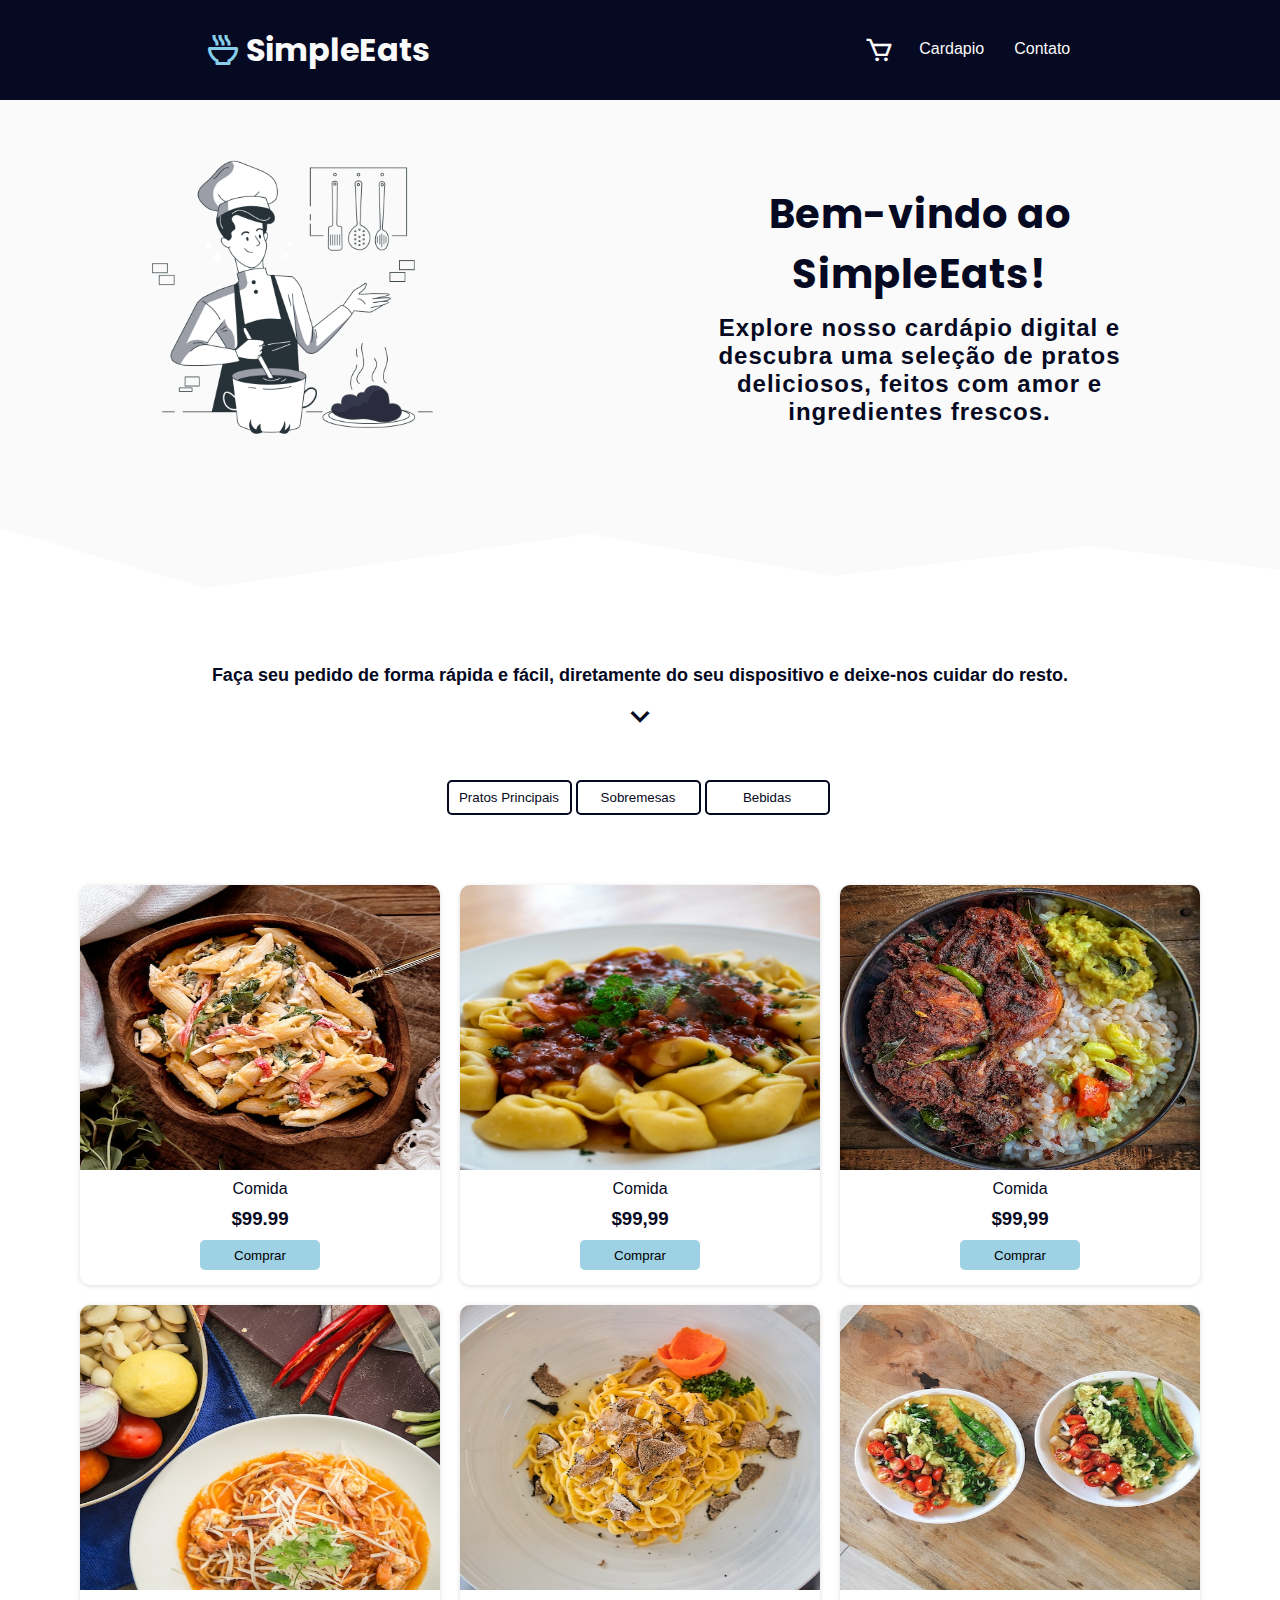
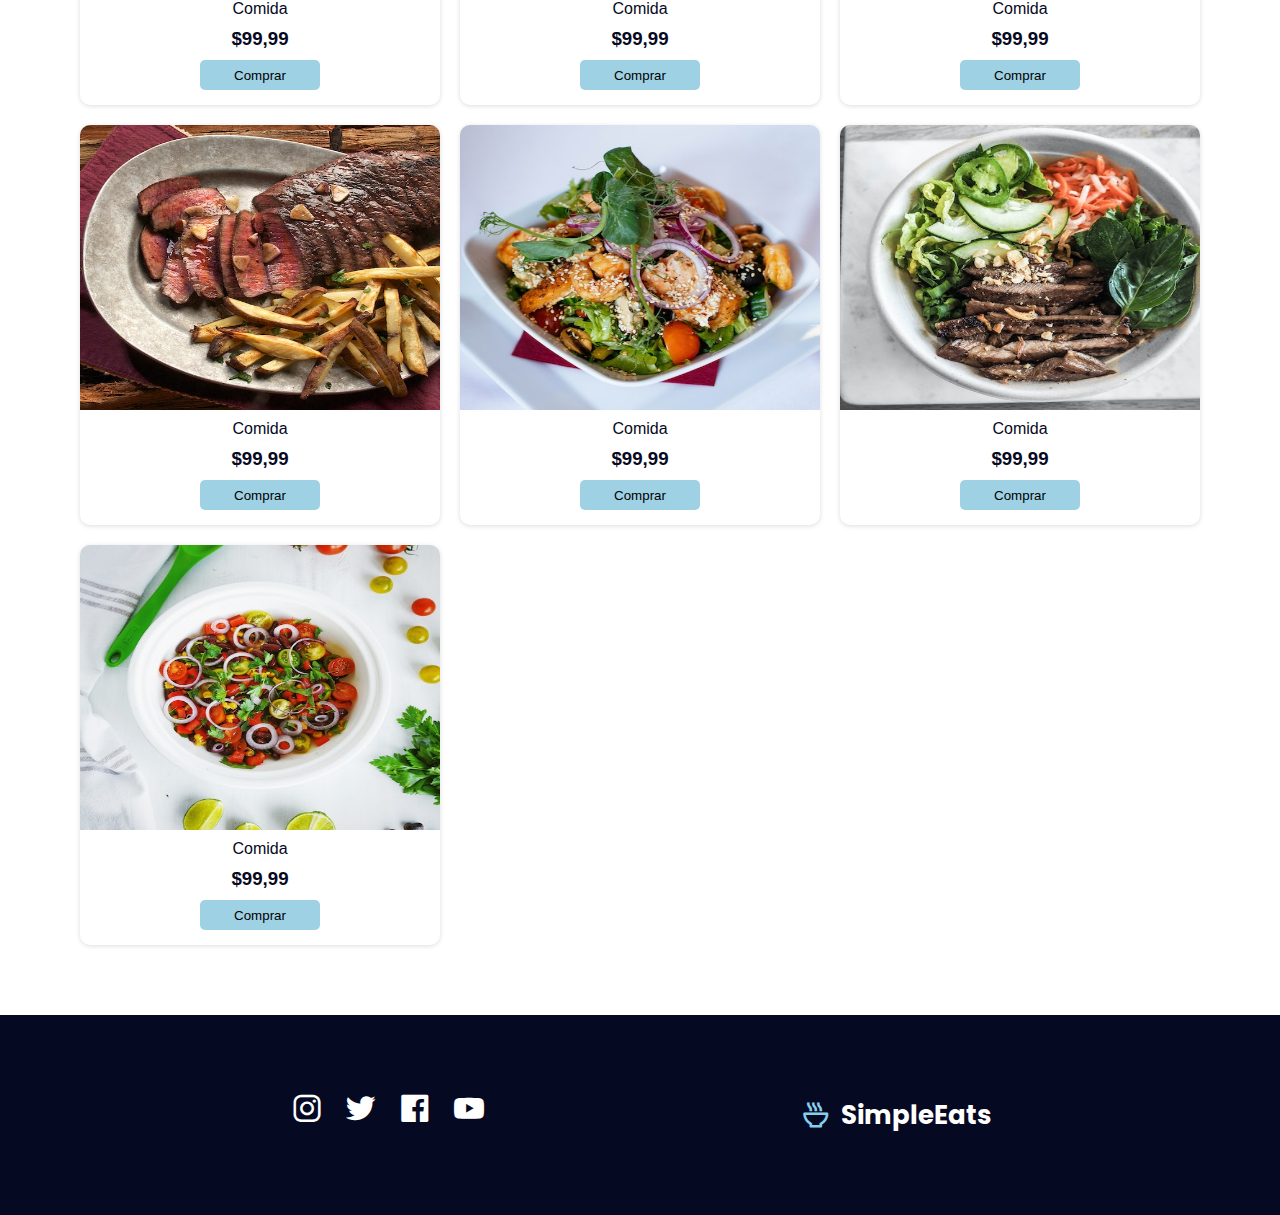
<file: E-Comeerce/Versão-1/index.html>
<html lang="pt-br">
<head>
    <meta charset="UTF-8">
    <meta name="viewport" content="width=device-width, initial-scale=1.0">
    <title>SimpleEats | Cardapio</title>
    <link rel="stylesheet" href="estilos/style.css">
    <link href='https://unpkg.com/boxicons@2.1.4/css/boxicons.min.css' rel='stylesheet'>
    <link rel="preconnect" href="https://fonts.googleapis.com">
    <link rel="shortcut icon" href="imagens/cart-regular-24.png" type="image/x-icon">
<link rel="preconnect" href="https://fonts.gstatic.com" crossorigin>
<link href="https://fonts.googleapis.com/css2?family=Poppins:wght@600&display=swap" rel="stylesheet">
</head>
<body>
    <header>
        <div id="logo_header">
            <i class='bx bx-md bx-bowl-hot' ></i>
            <h1>Simple<span>Eats</span></h1>
        </div>
        <nav>
            <button id="btnCart" onclick="openCart()"><i class='bx bx-cart'></i></button>
            <a href="#arrowIcon">Cardapio</a>
            <a href="#sociais">Contato</a>
        </nav>
    </header>
    <main>
        <div id="cart">
            <div id="produtos_cart">
                <div id="legendaCarrinho">
                    <h3>CARRINHO</h3>
                    <button id="closeCart" onclick="closeCart()">X</button>
                </div>
                <div id="produto1_cart">
                    <div class="detalhes_produto">
                        <img src="/E-Comeerce/imagens/Salgados/Carbonara.jpg" alt="" class="imgProduto_cart">
                        <div class="dados_produto">
                            <div class="name_produto"><p>CARBONARA</p></div>
                            <div class="quantidade_produto">
                                <p>Unidades:</p>
                                <input type="number" min="1" value="1">
                            </div>
                        </div>
                    </div>
                    <div class="valorP"><p>R$55</p></div>
                    <button class="removerProduto" onclick="removerItem()">X</button>
                </div>
                <div id="produto2_cart">
                    <div class="detalhes_produto">
                        <img src="/E-Comeerce/imagens/Salgados/Capelete.jpg" alt="" class="imgProduto_cart">
                        <div class="dados_produto">
                            <div class="name_produto"><p>CAPELETE</p></div>
                            <div class="quantidade_produto">
                                <p>Unidades:</p>
                                <input type="number" min="1" value="1">
                            </div>
                        </div>
                    </div>
                    <div class="valorP"><p>R$42.90</p></div>
                    <button class="removerProduto" onclick="removerItem()">X</button>
                </div>
            </div>
            <div id="valor">
                <div id="input_cupom">
                    <input type="text" maxlength="10" placeholder="CUPOM">
                </div>
                <div id="resultCompra">
                   <h3>Total</h3>
                   <h2>R$97.90</h2>
                </div>
            </div>
            <div id="checkout">
                <button id="btn_checkout" onclick="checkout()">FINALIZAR</button>
            </div>
        </div>
       <article id="presentation">
        <div><img src="/E-Comeerce/imagens/Chef-bro.png" alt="Chef"></div>
        <div id="msg_welcome">
            <h1>Bem-vindo ao SimpleEats!</h1>
            <h2>Explore nosso cardápio digital e descubra uma seleção de pratos deliciosos, feitos com amor e ingredientes frescos.</h2>
        </div>
       </article>
        <div id="arrowIcon">
            <h2>Faça seu pedido de forma rápida e fácil, diretamente do seu dispositivo e deixe-nos cuidar do resto.</h2>
            <i class='bx bx-chevron-down'></i>
        </div>
        <div id="menu_cardapio">
            <button class="btn_menu" id="btn_pratosPrincipais" onclick="identificarCard('produto_salgado')">Pratos Principais</button>
            <button class="btn_menu" id="btn_sobremesas" onclick="identificarCard('produto_doce')">Sobremesas</button>
            <button class="btn_menu" id="btn_bebidas" onclick="identificarCard('produto_bebidas')">Bebidas</button>
        </div> 
       <article id="cardapio">
        <section id="produto_salgado">
            <div class="card_produtos">
                <img src="/E-Comeerce/imagens/Salgados/Carbonara.jpg" alt="" class="img_produtos">
                <div class="dados_produtos"> 
                    <p>Comida</p>
                    <h3>$99.99</h3>
                    <button class="button_buy">Comprar</button>
                </div>
            </div>
            <div class="card_produtos">
                <img src="/E-Comeerce/imagens/Salgados/Capelete.jpg" alt="" class="img_produtos">
                <div class="dados_produtos"> 
                    <p>Comida</p>
                    <h3>$99,99</h3>
                    <button class="button_buy">Comprar</button>
                </div>
            </div>
            <div class="card_produtos">
                <img src="/E-Comeerce/imagens/Salgados/Frango Assado.jpg" alt="" class="img_produtos">
                <div class="dados_produtos"> 
                    <p>Comida</p>
                    <h3>$99,99</h3>
                    <button class="button_buy">Comprar</button>
                </div>
            </div>
            <div class="card_produtos">
                <img src="/E-Comeerce/imagens/Salgados/Macarrão com Camarão.jpg" alt="" class="img_produtos">
                <div class="dados_produtos"> 
                    <p>Comida</p>
                    <h3>$99,99</h3>
                    <button class="button_buy">Comprar</button>
                </div>
            </div>
            <div class="card_produtos">
                <img src="/E-Comeerce/imagens/Salgados/Macarrão com Trufas.jpg" alt="" class="img_produtos">
                <div class="dados_produtos"> 
                    <p>Comida</p>
                    <h3>$99,99</h3>
                    <button class="button_buy">Comprar</button>
                </div>
            </div>
            <div class="card_produtos">
                <img src="/E-Comeerce/imagens/Salgados/Panqueca Vegana.jpg" alt="" class="img_produtos">
                <div class="dados_produtos"> 
                    <p>Comida</p>
                    <h3>$99,99</h3>
                    <button class="button_buy">Comprar</button>
                </div>
            </div>
            <div class="card_produtos">
                <img src="/E-Comeerce/imagens/Salgados/Picanha com batata frita.jpg" alt="" class="img_produtos">
                <div class="dados_produtos"> 
                    <p>Comida</p>
                    <h3>$99,99</h3>
                    <button class="button_buy">Comprar</button>
                </div>
            </div>
            <div class="card_produtos">
                <img src="/E-Comeerce/imagens/Salgados/Salada com camarão.jpg" alt="" class="img_produtos">
                <div class="dados_produtos"> 
                    <p>Comida</p>
                    <h3>$99,99</h3>
                    <button class="button_buy">Comprar</button>
                </div>
            </div>
            <div class="card_produtos">
                <img src="/E-Comeerce/imagens/Salgados/Salada com carne.jpg" alt="" class="img_produtos">
                <div class="dados_produtos"> 
                    <p>Comida</p>
                    <h3>$99,99</h3>
                    <button class="button_buy">Comprar</button>
                </div>
            </div>
            <div class="card_produtos">
                <img src="/E-Comeerce/imagens/Salgados/pexels-olena-bohovyk-3323687.jpg" alt="" class="img_produtos">
                <div class="dados_produtos"> 
                    <p>Comida</p>
                    <h3>$99,99</h3>
                    <button class="button_buy">Comprar</button>
                </div>
            </div>
        </section>

        <section id="produto_doce">
            <div class="card_produtos">
                <img src="/E-Comeerce/imagens/Sobremesas/Bolo de Baunilha.jpg" alt="" class="img_produtos">
                <div class="dados_produtos"> 
                    <p>Comida</p>
                    <h3>$99,99</h3>
                    <button class="button_buy">Comprar</button>
                </div>
            </div>
            <div class="card_produtos">
                <img src="/E-Comeerce/imagens/Sobremesas/Brownie com Amendoas.jpg" alt="" class="img_produtos">
                <div class="dados_produtos"> 
                    <p>Comida</p>
                    <h3>$99,99</h3>
                    <button class="button_buy">Comprar</button>
                </div>
            </div>
            <div class="card_produtos">
                <img src="/E-Comeerce/imagens/Sobremesas/Brownie com Doce de Leite.jpg" alt="" class="img_produtos">
                <div class="dados_produtos"> 
                    <p>Comida</p>
                    <h3>$99,99</h3>
                    <button class="button_buy">Comprar</button>
                </div>
            </div>
            <div class="card_produtos">
                <img src="/E-Comeerce/imagens/Sobremesas/Cheesecake com Frutas.jpg" alt="" class="img_produtos">
                <div class="dados_produtos"> 
                    <p>Comida</p>
                    <h3>$99,99</h3>
                    <button class="button_buy">Comprar</button>
                </div>
            </div>
            <div class="card_produtos">
                <img src="/E-Comeerce/imagens/Sobremesas/Macarons.jpg" alt="" class="img_produtos">
                <div class="dados_produtos"> 
                    <p>Comida</p>
                    <h3>$99,99</h3>
                    <button class="button_buy">Comprar</button>
                </div>
            </div>
        </section>

        <section id="produto_bebidas">
            <div class="card_produtos">
                <img src="/E-Comeerce/imagens/Bebidas/smoothie de manga.jpg" alt="" class="img_produtos">
                <div class="dados_produtos"> 
                    <p>Comida</p>
                    <h3>$99,99</h3>
                    <button class="button_buy">Comprar</button>
                </div>
            </div>
            <div class="card_produtos">
                <img src="/E-Comeerce/imagens/Bebidas/smoothie de morango.jpg" alt="" class="img_produtos">
                <div class="dados_produtos"> 
                    <p>Comida</p>
                    <h3>$99,99</h3>
                    <button class="button_buy">Comprar</button>
                </div>
            </div>
            <div class="card_produtos">
                <img src="/E-Comeerce/imagens/Bebidas/Drink Citrico.jpg" alt="" class="img_produtos">
                <div class="dados_produtos">
                    <p>Comida</p>
                    <h3>$99,99</h3>
                    <button class="button_buy">Comprar</button>
                </div>
            </div>
            <div class="card_produtos">
                <img src="/E-Comeerce/imagens/Bebidas/Cafe.jpg" alt="" class="img_produtos">
                <div class="dados_produtos"> 
                    <p>Comida</p>
                    <h3>$99,99</h3>
                    <button class="button_buy">Comprar</button>
                </div>
            </div>
            <div class="card_produtos">
                <img src="/E-Comeerce/imagens/Bebidas/Agua.jpg" alt="" class="img_produtos">
                <div class="dados_produtos"> 
                    <p>Comida</p>
                    <h3>$99,99</h3>
                    <button class="button_buy">Comprar</button>
                </div>
            </div>
        </section>
       </article>
    </main>
    <footer>
        <div id="sociais">
            <i class='bx bx-md bxl-instagram'></i>
            <i class='bx bx-md bxl-twitter'></i>
            <i class='bx bx-md bxl-facebook-square'></i>
            <i class='bx bx-md bxl-youtube' style='color:#ffffff' ></i>
        </div>
        <a href="#logo_header">
            <div id="logo_footer">
                <i class='bx bx-md bx-bowl-hot' ></i>
                <h1>Simple<span>Eats</span></h1>
            </div>
        </a>
    </footer>
    <script src="script/script.js"></script>
</body>
</html>
</file>
<file: E-Comeerce/Versão-1/estilos/style.css>
@charset "UTF-8";

:root {
    --font-h1: 'Poppins', sans-serif;
    --font-p:Arial, Helvetica, sans-serif, Geneva, Tahoma, sans-serif, Courier, monospace;
    --color_1: #060922;
    --color_2: #141867;
    --color_3: #fafafa;
    --color_4: #fff;
    --color_5: #87CEEB;
}
* {
    padding: 0px;
    margin: 0px;
    text-decoration: none;
    
}
body {
    height: 100vh;
    width: 100%;
}

/*CABEÇALHO*/
header {
    background-color: var(--color_1);
    height: 100px;
    color: var(--color_3);
    display: flex;
    justify-content: space-around;
    align-items: center;
    position: fixed;
    z-index: 1000;
    width: 100%;
}
#logo_header {
    display: flex;
    align-items: center;
    font-family: var(--font-h1);
    width: 250px;
    gap: 5px;
}
#logo_header i {
    color: var(--color_5);
}
nav {
    display: flex;
    justify-content: center;
    gap: 20px;
}
nav a{
    color: var(--color_3);
    font-family: var(--font-p);
    padding: 5px;
}
nav button {
    background-color: transparent;
    border: none;
}
nav i{
    font-size: 30px;
    cursor: pointer;
    color: var(--color_3);
    transition: .3s ease;
}
nav i:hover{
    transition: .3s ease;
    color: var(--color_5);
    transform: translateY(-2px);
}

/*APRESENTAÇÃO*/
#presentation {
    display: flex;
    align-items: center;
    justify-content: space-around;
    background-color: var(--color_3);
    height: 600px;
    width: 100%;
    margin-bottom: 20px;
    clip-path: polygon(61% 0, 100% 0, 100% 95%, 85% 91%, 65% 96%, 46% 89%, 16% 98%, 0 88%, 0 0);
    animation: animaçãodeApresentação 3s infinite ease;
}

#presentation img{
    height: 350px;
}
#msg_welcome {
    display: flex;
    align-items: center;
    justify-content: center;
    flex-direction: column;
    letter-spacing: 1px;
    width: 40%;
    height: 300px;
    color: var(--color_1);
}
#msg_welcome h1{
    text-align: center;
    font-size: 2.5rem;
    font-family: var(--font-h1);
    margin: 10px;
}
#msg_welcome h2 {
    text-align: center;
    font-family: var(--font-p);
}

/*CONTEUDO*/
#arrowIcon {
    display: flex;
    flex-direction: column;
    align-items: center;
    justify-content: center;
    font-family: var(--font-p);
    color: var(--color_1);
    height: 100px;
    font-size: 12px;
    padding: 25px;
    margin-top: 30px;
}
#arrowIcon i{
    margin: 10px;
    font-size: 40px;
    color: var(--color_1);
    animation: arrowDown 1.3s infinite ease-in-out;
}
@keyframes arrowDown {
    0% {
    transform: translateY(0px);
}
    50% {
        transform: translateY(-7px);
    }
    100% {
        transform: translateY(0px);
    }
}
#menu_cardapio {
    display: flex;
    justify-content: center;
}
.btn_menu {
    height: 35px;
    width: 125px;
    background-color: transparent;
    color: var(--color_1);
    border-radius: 5px;
    cursor: pointer;
    font-family: var(--font-p);
    border: var(--color_1) solid 2px;
    margin-right: 4px;
    transition: .25s ease-in-out;
}
.btn_menu:focus{
    background-color: var(--color_1);
    transform: translateY(-3px);
    color: var(--color_4);
}
/*CARDAPIO*/
#cardapio {
    display: flex;
    flex-direction: row;
    flex-wrap: wrap;
    padding: 30px;
    height: auto;
    width: 100%;
    gap: 10px;
    max-width: 1200px;
    margin: 0 auto;
}

#produto_salgado{
    display: flex;
    flex-direction: row;
    flex-wrap: wrap;
    padding: 30px;
    
}
#produto_doce{
    display: none;
    flex-direction: row;
    flex-wrap: wrap;
    padding: 30px;
}
#produto_bebidas{
    display: none;
    flex-direction: row;
    flex-wrap: wrap;
    padding: 30px;
}
 
.img_produtos {
    height: 250px;
    width: 80%;
    border-radius: 5px;
    background-position: center;
}

.card_produtos {
    display: flex;
    flex-direction: column;
    align-items: center;
    height: 400px;
    width: 360px;
    background-color: var(--color_4);
    margin: 10px;
    border-radius: 10px;
    cursor: pointer;
    transition: .3s ease-in-out;
    box-shadow: 0px 1px 5px #ddd;
    color: var(--color_1);
    font-family: var(--font-h1);

}
.card_produtos img{
    height: 285px;
    width: 100%;
    border-radius: 10px 10px 0px 0px;
    background-size: cover;
    margin-bottom: 10px;
}
.card_produtos:hover{
    transition: .3s ease-in-out;
    box-shadow: 0px 5px 15px #ddd;
}
.dados_produtos {
    display: flex;
    justify-content: center;
    align-items: center;
    flex-direction: column;
    gap: 10px;
    color: var(--color_1);
    font-family: var(--font-p);
}

.button_buy {
    width: 120px;
    height: 30px;
    padding: 5px;
    background-color: #9fd1e5;
    border: none;
    transition: all .2s ease-in-out;
    cursor: pointer;
    border-radius: 5px;
}
.button_buy:hover{
    background-color: #a2d8ed;
    transition: all .2s ease-in-out;
}

footer{
    background-color: var(--color_1);
    height: 200px;
    width: 100%;
    display: flex;
    align-items: center;
    justify-content: space-evenly;
    color: #fff;
}
footer i {
    color: #fff;
    height: 50px;
    width: 50px;
}
#socias{
    width: 100%;
    display: flex;
    align-items: center;
    justify-content: center;
    gap: 15px;
}
#logo_footer {
    display: flex;
    flex-direction: colum;
    align-items: center;
    font-family: var(--font-h1);
    font-size: 13px;
    color: #fff;
}
#logo_footer i{
    font-size: 30px !important;
    color: var(--color_5);
    display: flex;
    align-items: center;
    justify-content: center;
}

.fade-in{
    opacity: 1;
    transition: opacity 1s ease-in-out;
}
.fade-out{
    opacity: 0;
    transition: opacity .3s ease-in-out;
}
::-webkit-scrollbar {
    width: 0px;
}

/*Carrinho*/
#cart{
    background-color: transparent;
    position: fixed;
    height: 600px;
    width: 500px;
    right: -1000;
    top: 100px;
    margin: 30px;
    z-index: 1000;
    display: none;
    border-radius: 10px;
}
#legendaCarrinho{
    border-bottom: solid 1px #ddd;
    background-color: var(--color_1);
    color: #fff;
    font-family: var(--font-h1);
    padding: 15px;
    display: flex;
    justify-content: space-between;
    font-size: 12px;
}
#closeCart{
    height: 20px;
    width: 25px;
    border-radius: 50%;
    color: #fff;
    background-color: var(--color_1);
    border: none;
    cursor: pointer;
}
#produto1_cart{
    display: flex;
    align-items: center;
    justify-content: space-between;
    background-color: var(--color_3);
    padding: 15px;
    border-bottom: #ddd 1px solid;
    font-family: var(--font-p);
}
#produto2_cart{
    display: flex;
    align-items: center;
    justify-content: space-between;
    background-color: var(--color_3);
    padding: 15px;
    border-bottom: #ddd 1px solid;
    font-family: var(--font-p);
}
.detalhes_produto{
    display: flex;
    gap: 15px;
}
.imgProduto_cart{
    height: 120px;
    width: 120px;
}
.dados_produto{
    display: flex;
    justify-content: center;
    flex-direction: column;
    gap: 15px;
    height: 100px;
    width: 100px;
}
.name_produto{
    font-size: 14px;
    font-weight: 600;
}
.quantidade_produto{
    display: flex;
    align-items: center;
    gap: 5px;
    font-size: 13px;
}
.quantidade_produto >input{
    width: 30px;
    border: none;
    border-bottom: solid 1px #000;
    background-color: transparent;
    outline: none;
    text-align: center;
    padding: 2px;
}
.quantidade_produto >input:focus{
    outline: none;
}
.valorP{
    font-weight: 600;
    font-size: 14px;
    text-align: left;
}

.removerProduto{
    float: right;
    cursor: pointer;
    height: 20px;
    width: 20px;
    background-color: transparent;
    color: red;
    outline: none;
    border: none;
    border-radius: 50%;
}

#valor{
    height: 120px;
    background-color: #fff;
    padding: 15px;
    box-sizing: border-box;
    font-family: var(--font-p);
    font-size: 12px;
    display: flex;
    align-items: center;
    justify-content: space-between;
}
#input_cupom > input{
    border: none;
    border-bottom: #000 solid 1px;
    outline: none;
    padding: 2px;
}
#input_cupom > input:focus{
    border: none;
    border-bottom: #000 solid 1px;
    outline: none;
}

#checkout{
    background-color: var(--color_3);
    height: 110px;
    border-radius: 0px 0px 10px 10px;
    display: grid;
    place-items: center;
}
#checkout >button{
    height: 50px;
    width: 200px;
    background-color: #15aa15;
    color: #fff;
    font-weight: 600;
    border-radius: 10px;
    outline: none;
    border: none;
    cursor: pointer;
    transition: .3s ease-in-out;
}
#checkout >button:hover{
    opacity: 95%;
}
</file>
